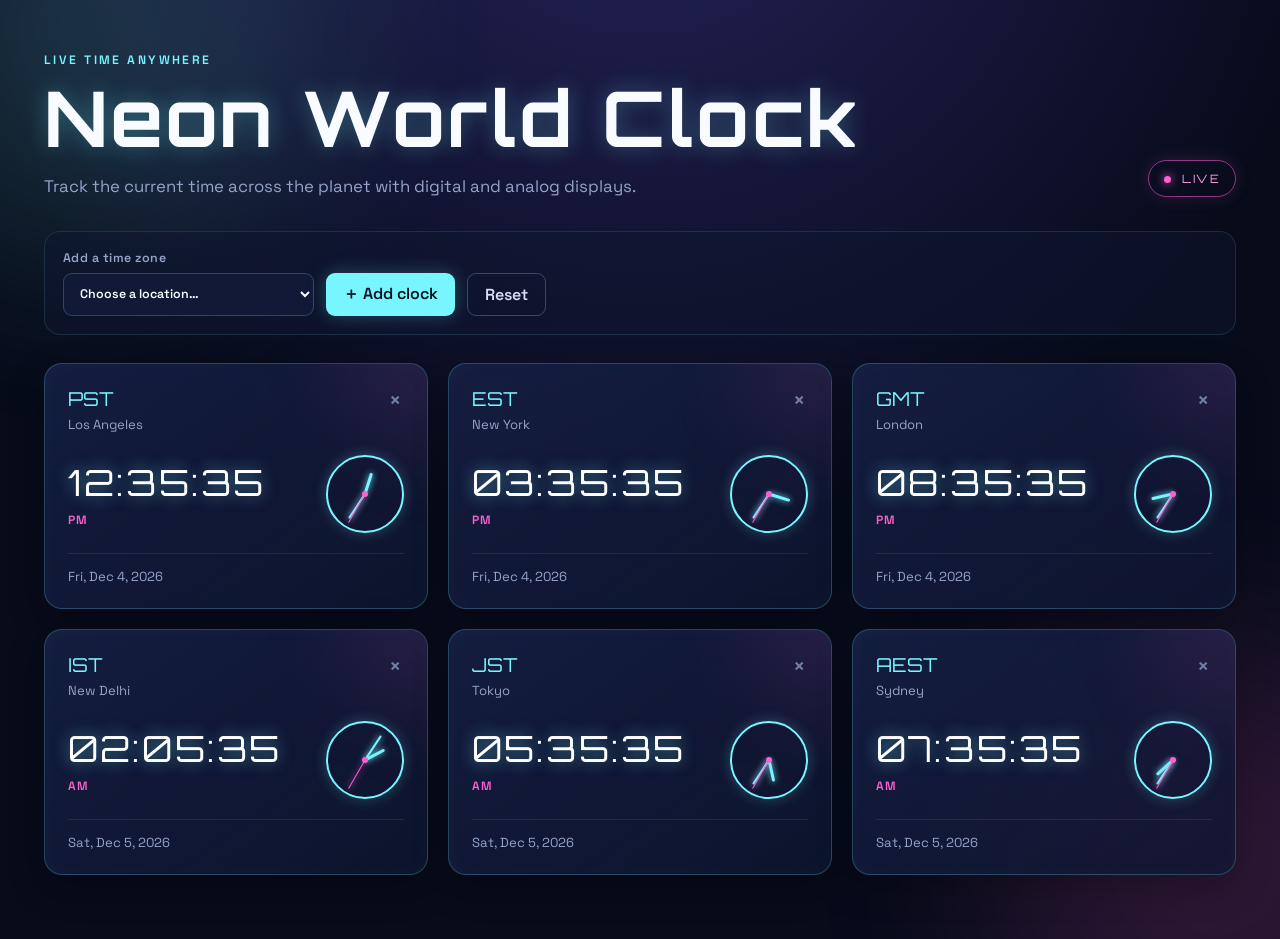
<file: index.html>
<!DOCTYPE html>
<html lang="en">
<head>
  <meta charset="UTF-8" />
  <meta name="viewport" content="width=device-width, initial-scale=1.0" />
  <meta name="theme-color" content="#070b1a" />
  <title>Neon World Clock</title>
  <link rel="preconnect" href="https://fonts.googleapis.com" />
  <link rel="preconnect" href="https://fonts.gstatic.com" crossorigin />
  <link href="https://fonts.googleapis.com/css2?family=Orbitron:wght@500;600;700&family=Space+Grotesk:wght@400;500;600&display=swap" rel="stylesheet" />
  <link rel="stylesheet" href="styles.css" />
</head>
<body>
  <div class="ambient ambient-one"></div>
  <div class="ambient ambient-two"></div>

  <main class="app-shell">
    <header class="hero">
      <div>
        <p class="eyebrow">Live time anywhere</p>
        <h1>Neon World Clock</h1>
        <p class="subtitle">Track the current time across the planet with digital and analog displays.</p>
      </div>
      <div class="live-indicator"><span></span> LIVE</div>
    </header>

    <section class="toolbar" aria-label="Clock controls">
      <label class="timezone-picker" for="timezoneSelect">
        <span>Add a time zone</span>
        <select id="timezoneSelect">
          <option value="">Choose a location…</option>
        </select>
      </label>
      <button id="addClockButton" class="add-button" type="button">＋ Add clock</button>
      <button id="resetButton" class="secondary-button" type="button">Reset</button>
    </section>

    <section id="clocksGrid" class="clocks-grid" aria-live="polite"></section>
  </main>

  <script src="script.js"></script>
</body>
</html>
</file>
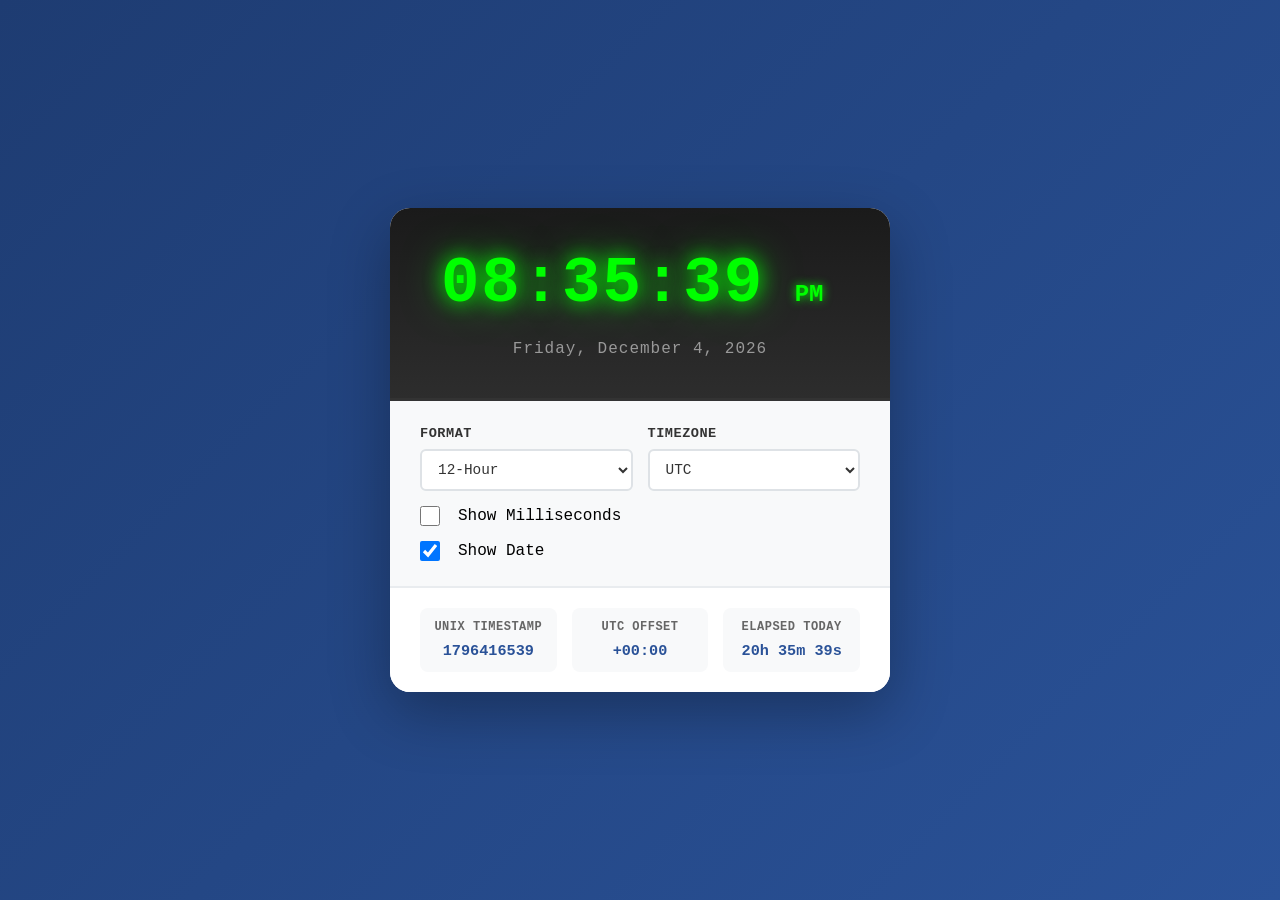
<file: digital-app.html>
<!DOCTYPE html>
<html lang="en">
<head>
  <meta charset="UTF-8" />
  <meta name="viewport" content="width=device-width, initial-scale=1.0" />
  <title>Digital Time App</title>
  <link rel="stylesheet" href="digital-app.css" />
</head>
<body>
  <div class="time-app">
    <div class="screen">
      <div class="display">
        <div class="time-display" id="timeDisplay">00:00:00</div>
        <div class="period" id="periodDisplay">AM</div>
      </div>
      <div class="date-display" id="dateDisplay">Monday, January 1, 2025</div>
    </div>
    
    <div class="controls">
      <label class="control-group">
        <span class="label">Format</span>
        <select id="formatSelect">
          <option value="12">12-Hour</option>
          <option value="24">24-Hour</option>
        </select>
      </label>
      
      <label class="control-group">
        <span class="label">Timezone</span>
        <select id="timezoneSelect"></select>
      </label>
      
      <label class="control-group checkbox">
        <input type="checkbox" id="showMilliseconds" />
        <span>Show Milliseconds</span>
      </label>
      
      <label class="control-group checkbox">
        <input type="checkbox" id="showDate" checked />
        <span>Show Date</span>
      </label>
    </div>
    
    <div class="info-panel">
      <div class="info-item">
        <span class="label">Unix Timestamp</span>
        <span class="value" id="timestamp">0</span>
      </div>
      <div class="info-item">
        <span class="label">UTC Offset</span>
        <span class="value" id="utcOffset">+00:00</span>
      </div>
      <div class="info-item">
        <span class="label">Elapsed Today</span>
        <span class="value" id="elapsedToday">0h 0m 0s</span>
      </div>
    </div>
  </div>

  <script src="digital-app.js"></script>
</body>
</html>
</file>
<file: styles.css>
* { box-sizing: border-box; }

:root {
  color-scheme: dark;
  --bg: #070b1a;
  --panel: rgba(15, 22, 49, 0.78);
  --border: rgba(120, 246, 255, 0.22);
  --cyan: #78f6ff;
  --pink: #ff5fcf;
  --muted: #94a3c7;
}

body {
  margin: 0;
  min-height: 100vh;
  overflow-x: hidden;
  background: radial-gradient(circle at 50% -20%, #25235c 0, var(--bg) 55%);
  color: #f8fbff;
  font-family: "Space Grotesk", sans-serif;
}

.ambient { position: fixed; width: 28rem; height: 28rem; border-radius: 50%; filter: blur(100px); opacity: .15; pointer-events: none; }
.ambient-one { background: var(--cyan); top: -12rem; left: -8rem; }
.ambient-two { background: var(--pink); right: -10rem; bottom: -12rem; }

.app-shell { position: relative; width: min(1240px, 100%); margin: 0 auto; padding: 52px 24px 64px; }
.hero { display: flex; align-items: end; justify-content: space-between; gap: 24px; margin-bottom: 34px; }
.eyebrow { color: var(--cyan); font-size: .76rem; font-weight: 600; letter-spacing: .2em; text-transform: uppercase; margin: 0 0 10px; }
h1 { font-family: Orbitron, sans-serif; font-size: clamp(2.2rem, 6vw, 4.8rem); letter-spacing: .04em; line-height: 1.05; margin: 0; text-shadow: 0 0 22px rgba(120,246,255,.3); }
.subtitle { color: var(--muted); font-size: 1.05rem; margin: 16px 0 0; max-width: 600px; }
.live-indicator { border: 1px solid rgba(255,95,207,.55); border-radius: 999px; color: #ff9de4; font-family: Orbitron, sans-serif; font-size: .72rem; letter-spacing: .12em; padding: 10px 15px; white-space: nowrap; box-shadow: 0 0 18px rgba(255,95,207,.15); }
.live-indicator span { display: inline-block; width: 7px; height: 7px; margin-right: 7px; border-radius: 50%; background: #ff5fcf; box-shadow: 0 0 10px #ff5fcf; }

.toolbar { display: flex; align-items: end; gap: 12px; flex-wrap: wrap; padding: 18px; margin-bottom: 28px; background: rgba(15,22,49,.55); border: 1px solid rgba(120,246,255,.12); border-radius: 16px; }
.timezone-picker { display: grid; gap: 7px; color: var(--muted); font-size: .78rem; font-weight: 600; letter-spacing: .04em; }
select, button { min-height: 43px; border-radius: 9px; font: inherit; }
select { min-width: 245px; padding: 0 12px; color: #f8fbff; background: #111936; border: 1px solid var(--border); }
button { cursor: pointer; padding: 0 17px; font-weight: 600; transition: transform .2s, box-shadow .2s; }
button:hover { transform: translateY(-2px); }
.add-button { color: #07121f; background: var(--cyan); border: 0; box-shadow: 0 0 18px rgba(120,246,255,.25); }
.secondary-button { color: #d6ddf4; background: transparent; border: 1px solid rgba(148,163,199,.35); }

.clocks-grid { display: grid; grid-template-columns: repeat(auto-fit, minmax(300px, 1fr)); gap: 20px; }
.clock-card { position: relative; overflow: hidden; padding: 23px; background: linear-gradient(145deg, rgba(22,31,68,.9), var(--panel)); border: 1px solid var(--border); border-radius: 18px; box-shadow: 0 12px 35px rgba(0,0,0,.28), inset 0 0 25px rgba(120,246,255,.025); }
.clock-card::before { content: ""; position: absolute; width: 160px; height: 160px; right: -85px; top: -85px; border-radius: 50%; background: var(--pink); filter: blur(55px); opacity: .12; }
.card-top { display: flex; justify-content: space-between; align-items: start; gap: 10px; position: relative; }
.timezone-name { font-family: Orbitron, sans-serif; font-size: 1.2rem; color: var(--cyan); }
.city-name { color: var(--muted); font-size: .82rem; margin-top: 5px; }
.remove-button { border: 0; background: transparent; color: #7180a8; font-size: 1.25rem; min-height: auto; padding: 0 3px; }
.clock-display { display: flex; align-items: center; justify-content: space-between; gap: 18px; margin-top: 22px; }
.digital-time { color: #fff; font-family: Orbitron, sans-serif; font-size: clamp(1.65rem, 3.2vw, 2.25rem); letter-spacing: .06em; text-shadow: 0 0 15px rgba(120,246,255,.5); white-space: nowrap; }
.ampm { color: var(--pink); font-size: .75rem; font-weight: 600; letter-spacing: .12em; margin-top: 7px; }
.date { border-top: 1px solid rgba(148,163,199,.15); color: var(--muted); font-size: .82rem; margin-top: 20px; padding-top: 14px; }
.analog-clock { flex: 0 0 78px; width: 78px; height: 78px; position: relative; border: 2px solid var(--cyan); border-radius: 50%; box-shadow: 0 0 14px rgba(120,246,255,.25); }
.analog-clock::after { content: ""; position: absolute; width: 6px; height: 6px; left: 50%; top: 50%; transform: translate(-50%, -50%); border-radius: 50%; background: var(--pink); z-index: 4; }
.hand { position: absolute; left: 50%; bottom: 50%; width: 2px; border-radius: 2px; transform-origin: bottom; transform: translateX(-50%) rotate(0deg); background: var(--cyan); box-shadow: 0 0 6px var(--cyan); }
.hour-hand { height: 22px; width: 3px; } .minute-hand { height: 29px; } .second-hand { height: 33px; width: 1px; background: var(--pink); box-shadow: 0 0 6px var(--pink); }
.empty-state { grid-column: 1 / -1; padding: 45px; text-align: center; color: var(--muted); border: 1px dashed var(--border); border-radius: 18px; }

@media (max-width: 620px) { .app-shell { padding: 34px 16px 45px; } .hero { align-items: start; flex-direction: column; } .toolbar { align-items: stretch; } .timezone-picker, select, button { width: 100%; } .clock-display { gap: 10px; } }
</file>
<file: digital-app.css>
* {
  margin: 0;
  padding: 0;
  box-sizing: border-box;
}

body {
  font-family: 'Courier New', monospace;
  background: linear-gradient(135deg, #1e3c72 0%, #2a5298 100%);
  min-height: 100vh;
  display: flex;
  justify-content: center;
  align-items: center;
  padding: 20px;
}

.time-app {
  background: white;
  border-radius: 20px;
  box-shadow: 0 20px 60px rgba(0, 0, 0, 0.3);
  overflow: hidden;
  max-width: 500px;
  width: 100%;
}

.screen {
  background: linear-gradient(180deg, #1a1a1a 0%, #2d2d2d 100%);
  padding: 40px 30px;
  text-align: center;
  border-bottom: 3px solid #333;
}

.display {
  display: flex;
  justify-content: center;
  align-items: baseline;
  gap: 15px;
  margin-bottom: 20px;
}

.time-display {
  font-size: 4rem;
  font-weight: bold;
  color: #00ff00;
  text-shadow: 0 0 20px #00ff00, 0 0 40px #00ff0080;
  letter-spacing: 2px;
  font-family: 'Courier New', monospace;
}

.period {
  font-size: 1.5rem;
  color: #00ff00;
  text-shadow: 0 0 10px #00ff00;
  font-weight: bold;
  width: 60px;
}

.date-display {
  font-size: 1rem;
  color: #999;
  font-weight: 300;
  letter-spacing: 1px;
}

.controls {
  padding: 25px 30px;
  background: #f8f9fa;
  border-bottom: 2px solid #e9ecef;
  display: grid;
  grid-template-columns: 1fr 1fr;
  gap: 15px;
}

.control-group {
  display: flex;
  flex-direction: column;
  gap: 8px;
}

.control-group.checkbox {
  grid-column: span 2;
  flex-direction: row;
  align-items: center;
}

.control-group.checkbox input {
  width: 20px;
  height: 20px;
  cursor: pointer;
  margin-right: 10px;
}

.label {
  font-size: 0.85rem;
  font-weight: 600;
  color: #333;
  text-transform: uppercase;
  letter-spacing: 0.5px;
}

select {
  padding: 10px 12px;
  border: 2px solid #dee2e6;
  border-radius: 6px;
  font-family: 'Courier New', monospace;
  font-size: 0.9rem;
  background: white;
  color: #333;
  cursor: pointer;
  transition: border-color 0.3s;
}

select:hover {
  border-color: #2a5298;
}

select:focus {
  outline: none;
  border-color: #2a5298;
  box-shadow: 0 0 0 3px rgba(42, 82, 152, 0.1);
}

.info-panel {
  padding: 20px 30px;
  background: white;
  display: grid;
  grid-template-columns: repeat(3, 1fr);
  gap: 15px;
}

.info-item {
  display: flex;
  flex-direction: column;
  gap: 8px;
  padding: 12px;
  background: #f8f9fa;
  border-radius: 8px;
  text-align: center;
}

.info-item .label {
  font-size: 0.75rem;
  color: #666;
  text-transform: uppercase;
  letter-spacing: 0.5px;
}

.info-item .value {
  font-size: 0.95rem;
  font-weight: bold;
  color: #2a5298;
  font-family: 'Courier New', monospace;
  word-break: break-all;
}

@media (max-width: 500px) {
  .time-display {
    font-size: 3rem;
  }

  .controls {
    grid-template-columns: 1fr;
  }

  .control-group.checkbox {
    grid-column: span 1;
  }

  .info-panel {
    grid-template-columns: 1fr;
  }
}
</file>
